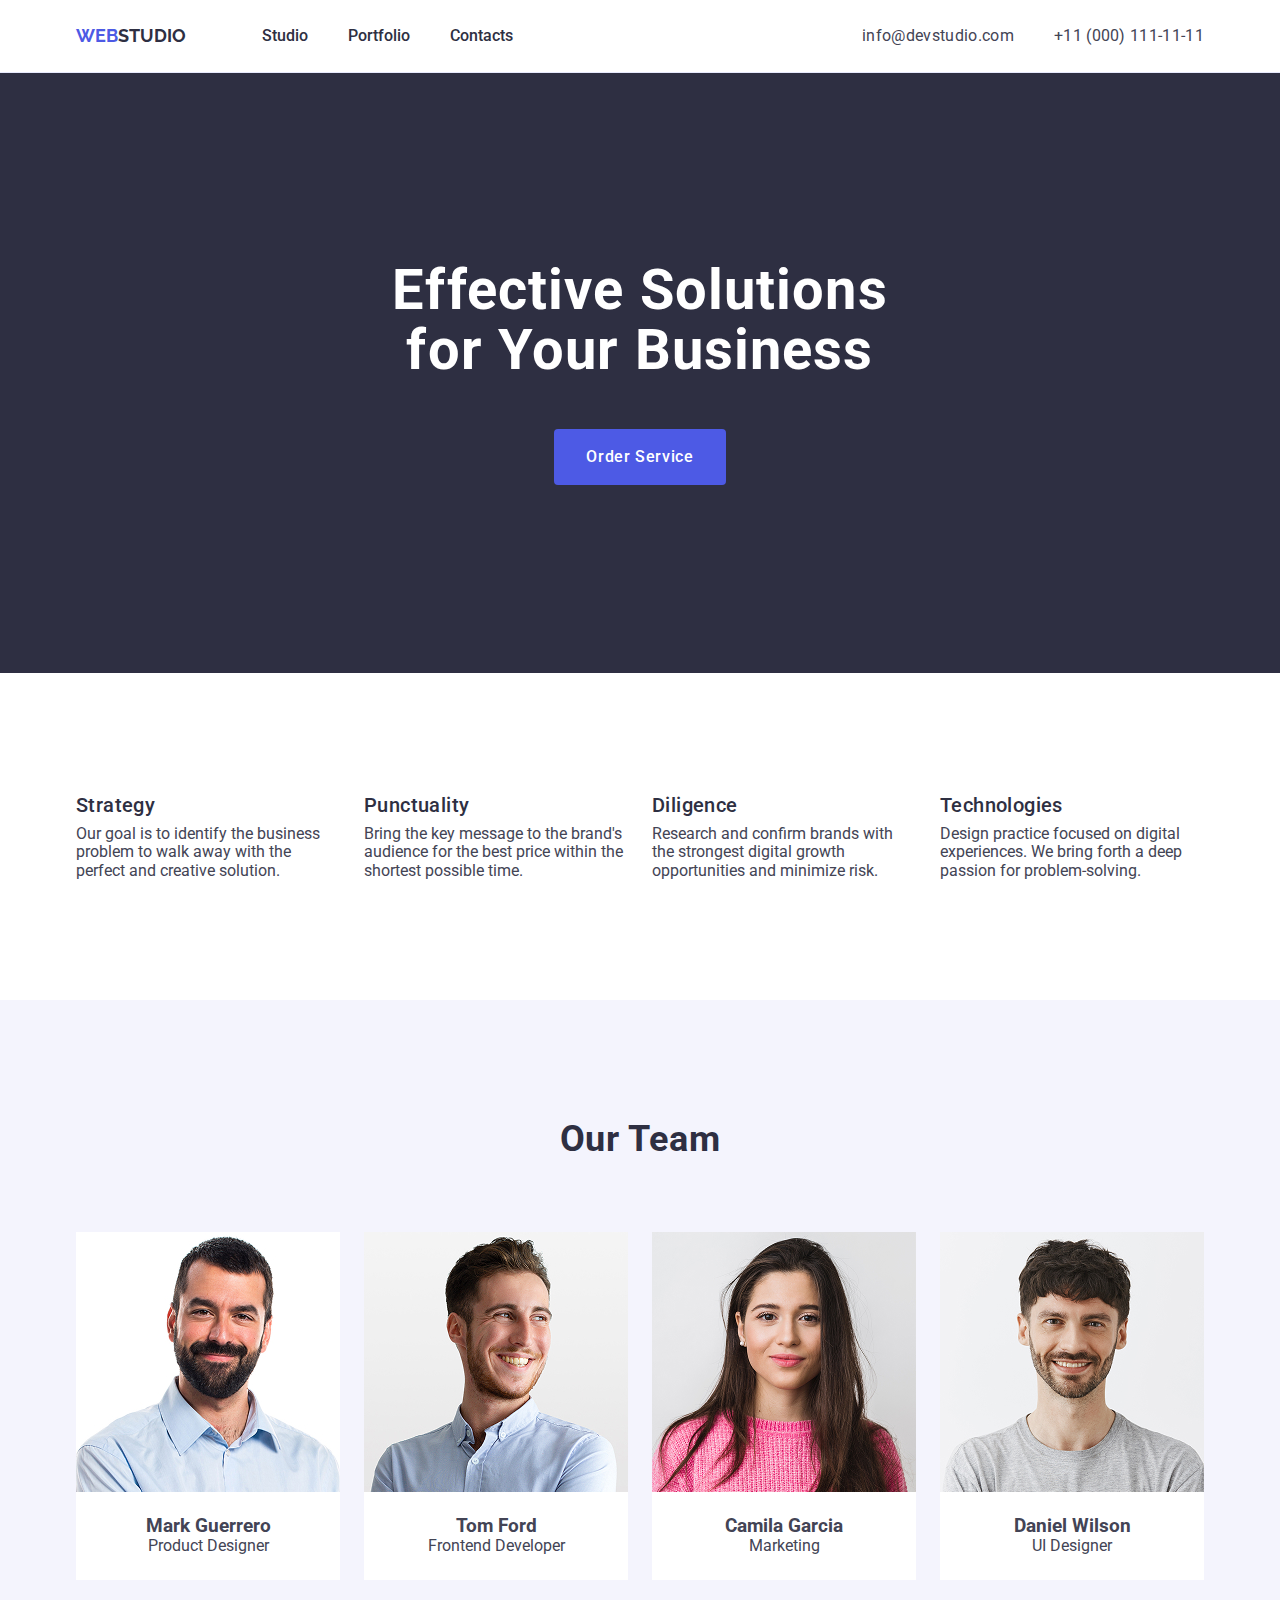
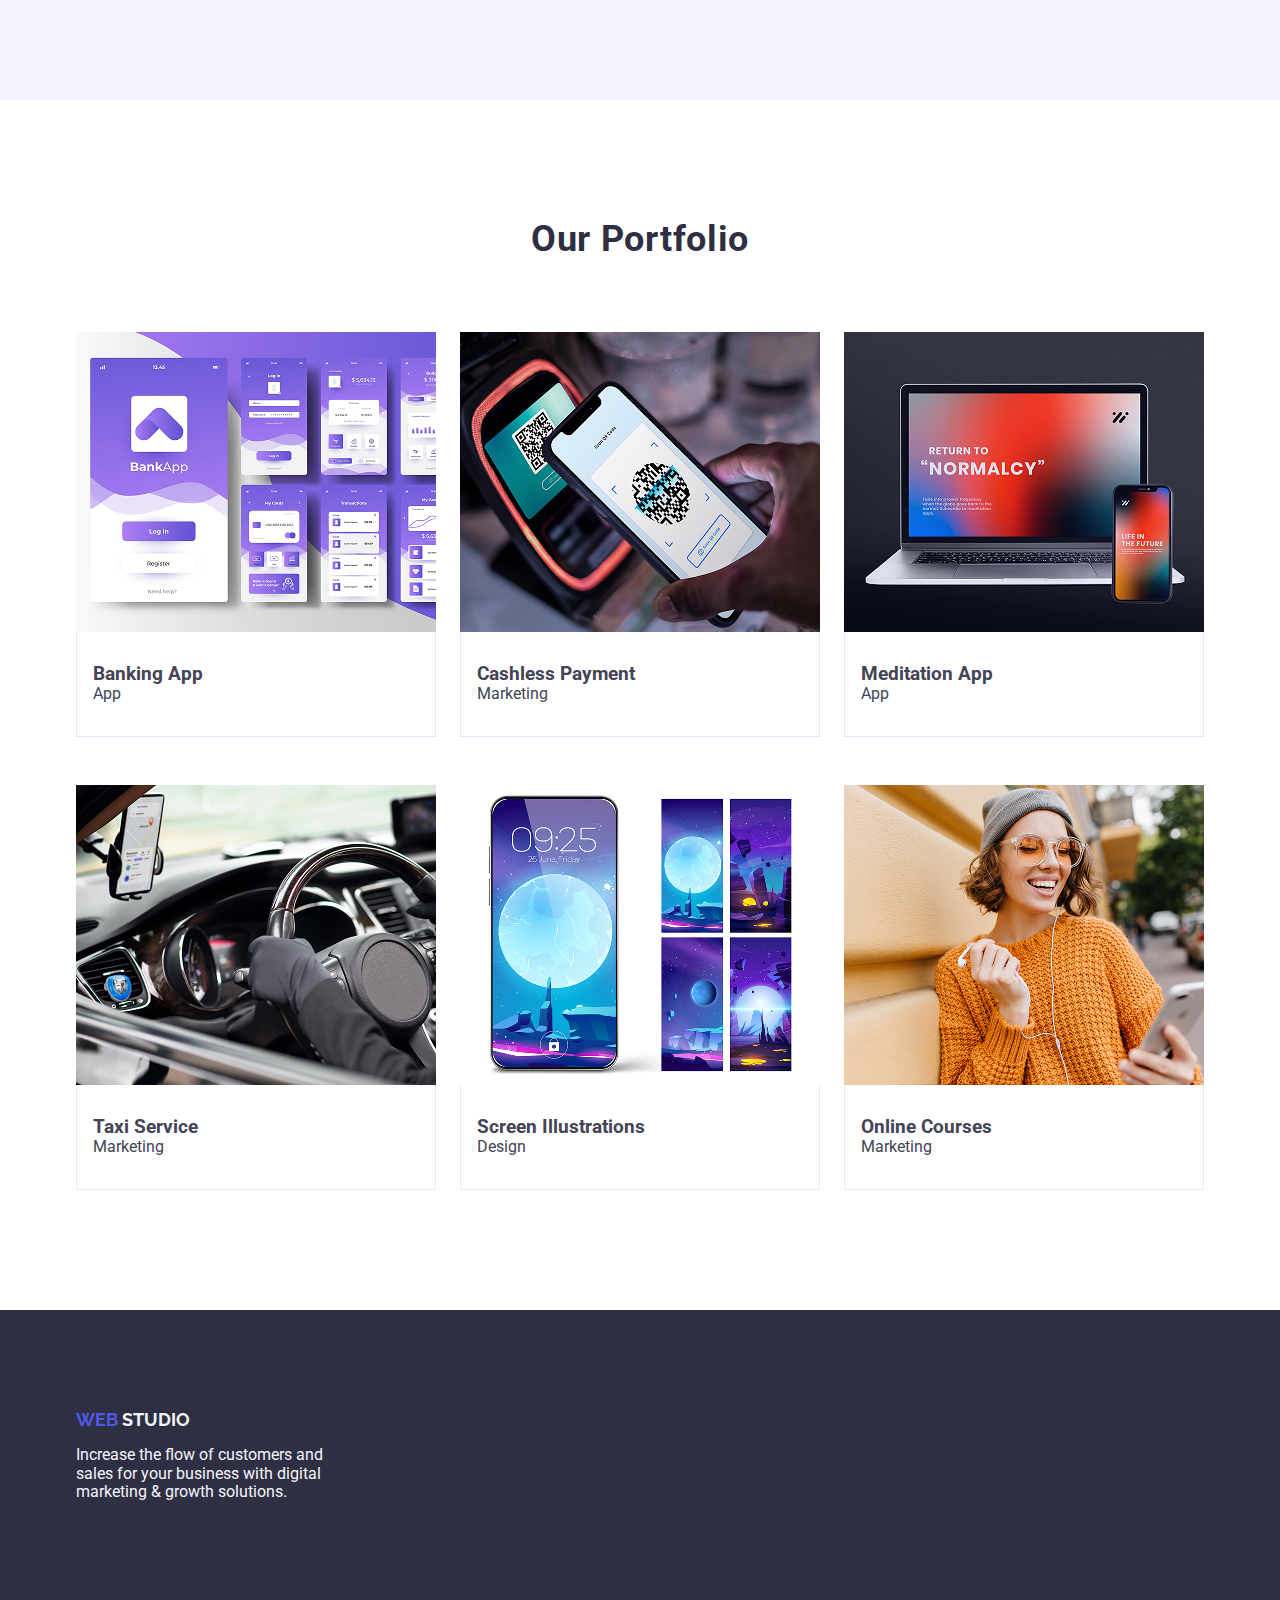
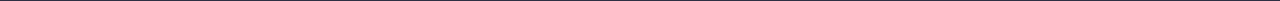
<file: index.html>
<!doctype html>
<html lang="en">
<head>
  <meta charset="UTF-8" />
  <title>WebStudio</title>

  <link rel="stylesheet"
        href="https://cdnjs.cloudflare.com/ajax/libs/modern-normalize/3.0.1/modern-normalize.min.css"/>

  <link rel="preconnect" href="https://fonts.googleapis.com"/>
  <link rel="preconnect" href="https://fonts.gstatic.com" crossorigin/>
  <link href="https://fonts.googleapis.com/css2?family=Raleway:wght@700&family=Roboto:wght@400;500;700&display=swap"
        rel="stylesheet"/>

  <link rel="stylesheet" href="./css/styles.css"/>
</head>

<body>

<!-- HEADER -->
<header class="header">
  <div class="container header-container">
    <nav class="nav">
      <a href="./index.html" class="logo">
        <span class="logo-web">Web</span><span class="logo-studio">Studio</span>
      </a>

      <ul class="nav-list">
        <li><a href="./index.html" class="nav-link">Studio</a></li>
        <li><a href="#portfolio" class="nav-link">Portfolio</a></li>
        <li><a href="#contacts" class="nav-link">Contacts</a></li>
      </ul>
    </nav>

    <address class="contacts" id="contacts">
      <ul class="contacts-list">
        <li><a href="mailto:info@devstudio.com">info@devstudio.com</a></li>
        <li><a href="tel:+110001111111">+11 (000) 111-11-11</a></li>
      </ul>
    </address>
  </div>
</header>

<main>

<!-- HERO -->
<section class="hero">
  <div class="container hero-container">
    <h1 class="hero-title">Effective Solutions for Your Business</h1>
    <button type="button" class="hero-button">Order Service</button>
  </div>
</section>

<!-- FEATURES -->
<section class="section">
  <div class="container">
    <h2 class="visually-hidden">Our Features</h2>

    <ul class="features-list">
      <li class="feature-item">
        <h3 class="feature-title">Strategy</h3>
        <p class="feature-text">
          Our goal is to identify the business problem to walk away with the perfect and creative solution.
        </p>
      </li>

      <li class="feature-item">
        <h3 class="feature-title">Punctuality</h3>
        <p class="feature-text">
          Bring the key message to the brand's audience for the best price within the shortest possible time.
        </p>
      </li>

      <li class="feature-item">
        <h3 class="feature-title">Diligence</h3>
        <p class="feature-text">
          Research and confirm brands with the strongest digital growth opportunities and minimize risk.
        </p>
      </li>

      <li class="feature-item">
        <h3 class="feature-title">Technologies</h3>
        <p class="feature-text">
          Design practice focused on digital experiences. We bring forth a deep passion for problem-solving.
        </p>
      </li>
    </ul>
  </div>
</section>

<!-- TEAM -->
<section class="section team">
  <div class="container">
    <h2 class="section-title">Our Team</h2>

    <ul class="team-list">
      <li class="team-card">
        <img src="./images/mark-guerrero.jpg" alt="Mark Guerrero" width="264" height="260"/>
        <div class="team-content">
          <h3 class="team-name">Mark Guerrero</h3>
          <p class="team-role">Product Designer</p>
        </div>
      </li>

      <li class="team-card">
        <img src="./images/tom-ford.jpg" alt="Tom Ford" width="264" height="260"/>
        <div class="team-content">
          <h3 class="team-name">Tom Ford</h3>
          <p class="team-role">Frontend Developer</p>
        </div>
      </li>

      <li class="team-card">
        <img src="./images/camila-gaecia.jpg" alt="Camila Garcia" width="264" height="260"/>
        <div class="team-content">
          <h3 class="team-name">Camila Garcia</h3>
          <p class="team-role">Marketing</p>
        </div>
      </li>

      <li class="team-card">
        <img src="./images/daniel-wilson.jpg" alt="Daniel Wilson" width="264" height="260"/>
        <div class="team-content">
          <h3 class="team-name">Daniel Wilson</h3>
          <p class="team-role">UI Designer</p>
        </div>
      </li>
    </ul>
  </div>
</section>

<!-- PORTFOLIO -->
<section class="section" id="portfolio">
  <div class="container">
    <h2 class="section-title">Our Portfolio</h2>

    <ul class="portfolio-list">
      <li class="portfolio-card">
        <img src="./images/banking-app.jpg" alt="Banking App" width="360" height="300"/>
        <div class="portfolio-content">
          <h3 class="portfolio-name">Banking App</h3>
          <p class="portfolio-category">App</p>
        </div>
      </li>

      <li class="portfolio-card">
        <img src="./images/cashless-payment.jpg" alt="Cashless Payment" width="360" height="300"/>
        <div class="portfolio-content">
          <h3 class="portfolio-name">Cashless Payment</h3>
          <p class="portfolio-category">Marketing</p>
        </div>
      </li>

      <li class="portfolio-card">
        <img src="./images/meditation-app.jpg" alt="Meditation App" width="360" height="300"/>
        <div class="portfolio-content">
          <h3 class="portfolio-name">Meditation App</h3>
          <p class="portfolio-category">App</p>
        </div>
      </li>

      <li class="portfolio-card">
        <img src="./images/taxi-service.jpg" alt="Taxi Service" width="360" height="300"/>
        <div class="portfolio-content">
          <h3 class="portfolio-name">Taxi Service</h3>
          <p class="portfolio-category">Marketing</p>
        </div>
      </li>

      <li class="portfolio-card">
        <img src="./images/screen-illustration.jpg" alt="Screen Illustration" width="360" height="300"/>
        <div class="portfolio-content">
          <h3 class="portfolio-name">Screen Illustrations</h3>
          <p class="portfolio-category">Design</p>
        </div>
      </li>

      <li class="portfolio-card">
        <img src="./images/online-courses.jpg" alt="Online Courses" width="360" height="300"/>
        <div class="portfolio-content">
          <h3 class="portfolio-name">Online Courses</h3>
          <p class="portfolio-category">Marketing</p>
        </div>
      </li>
    </ul>
  </div>
</section>

</main>

<!-- FOOTER -->
<footer class="footer">
  <div class="container">
    <a href="./index.html" class="logo footer-logo">
      <span class="logo-web">Web</span>
      <span class="logo-studio footer-studio">Studio</span>
    </a>
    <p class="footer-text">
      Increase the flow of customers and sales for your business with digital marketing & growth solutions.
    </p>
  </div>
</footer>

</body>
</html>
</file>
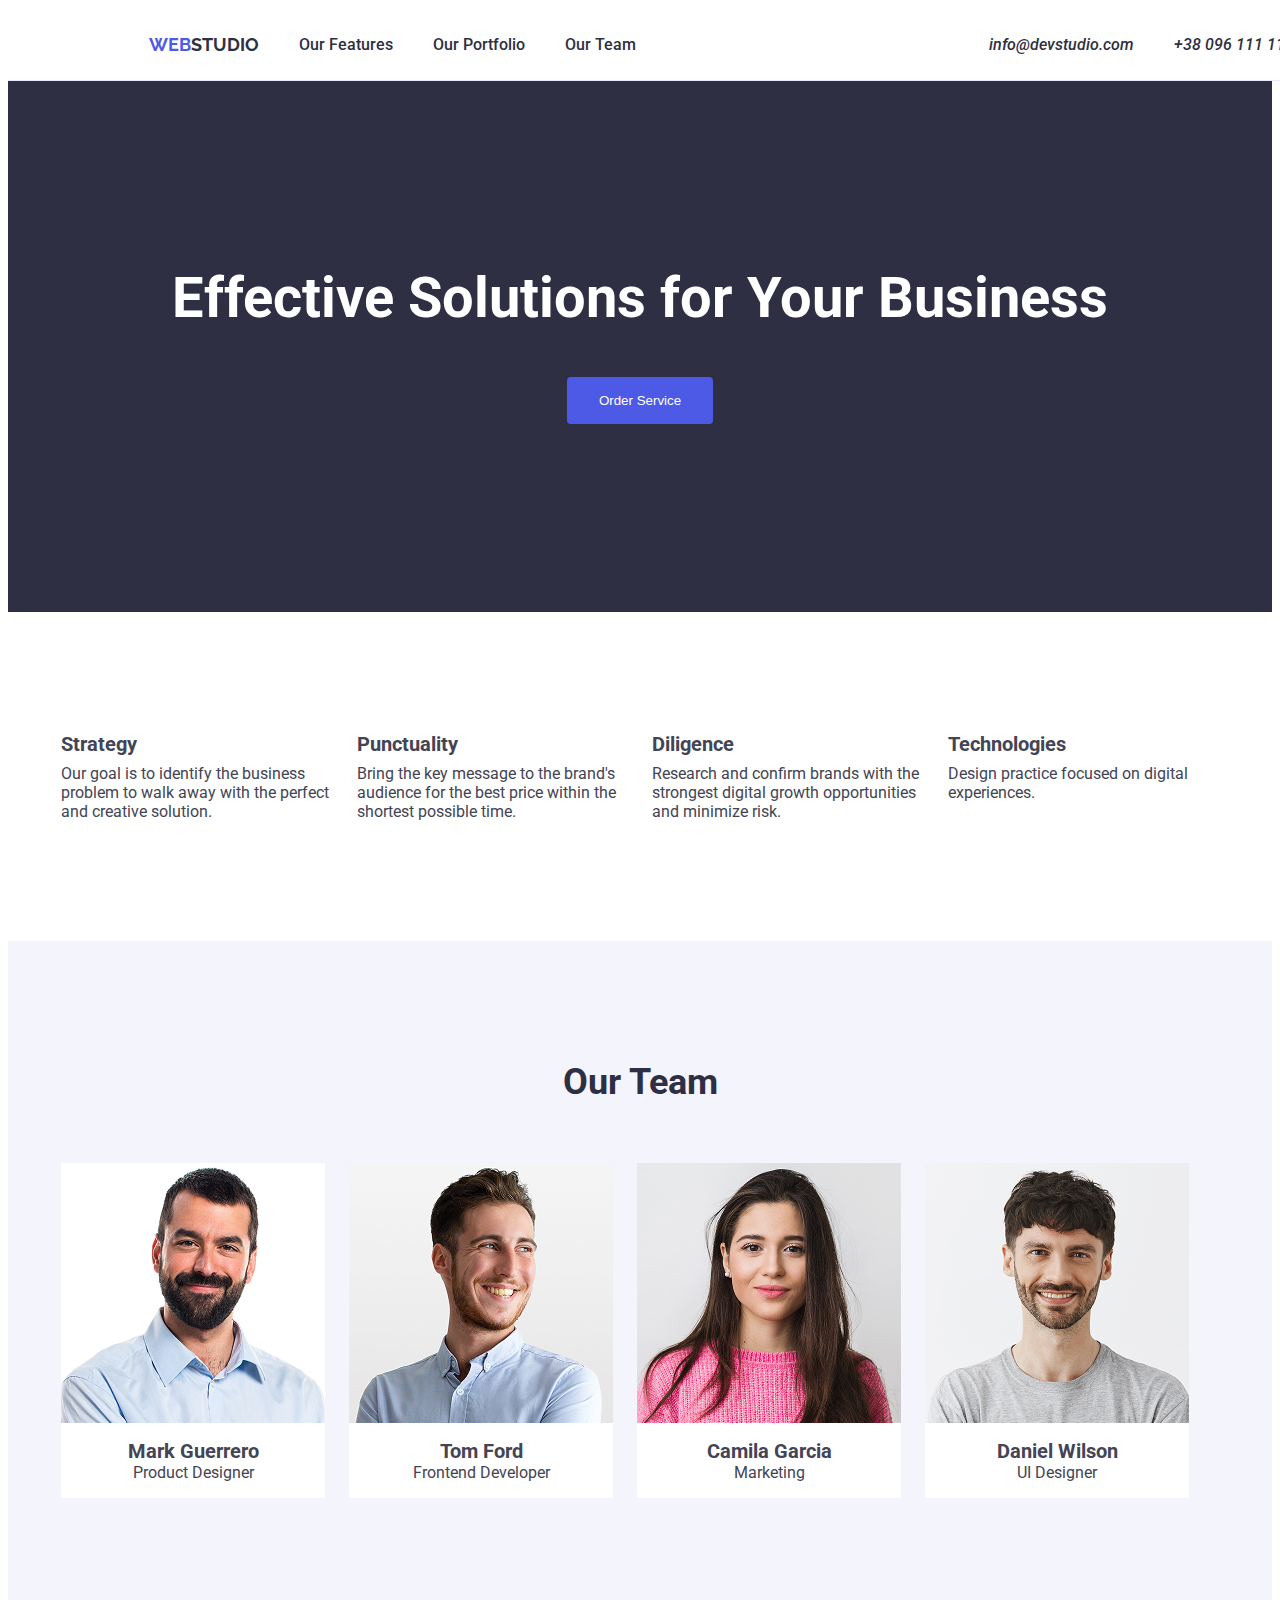
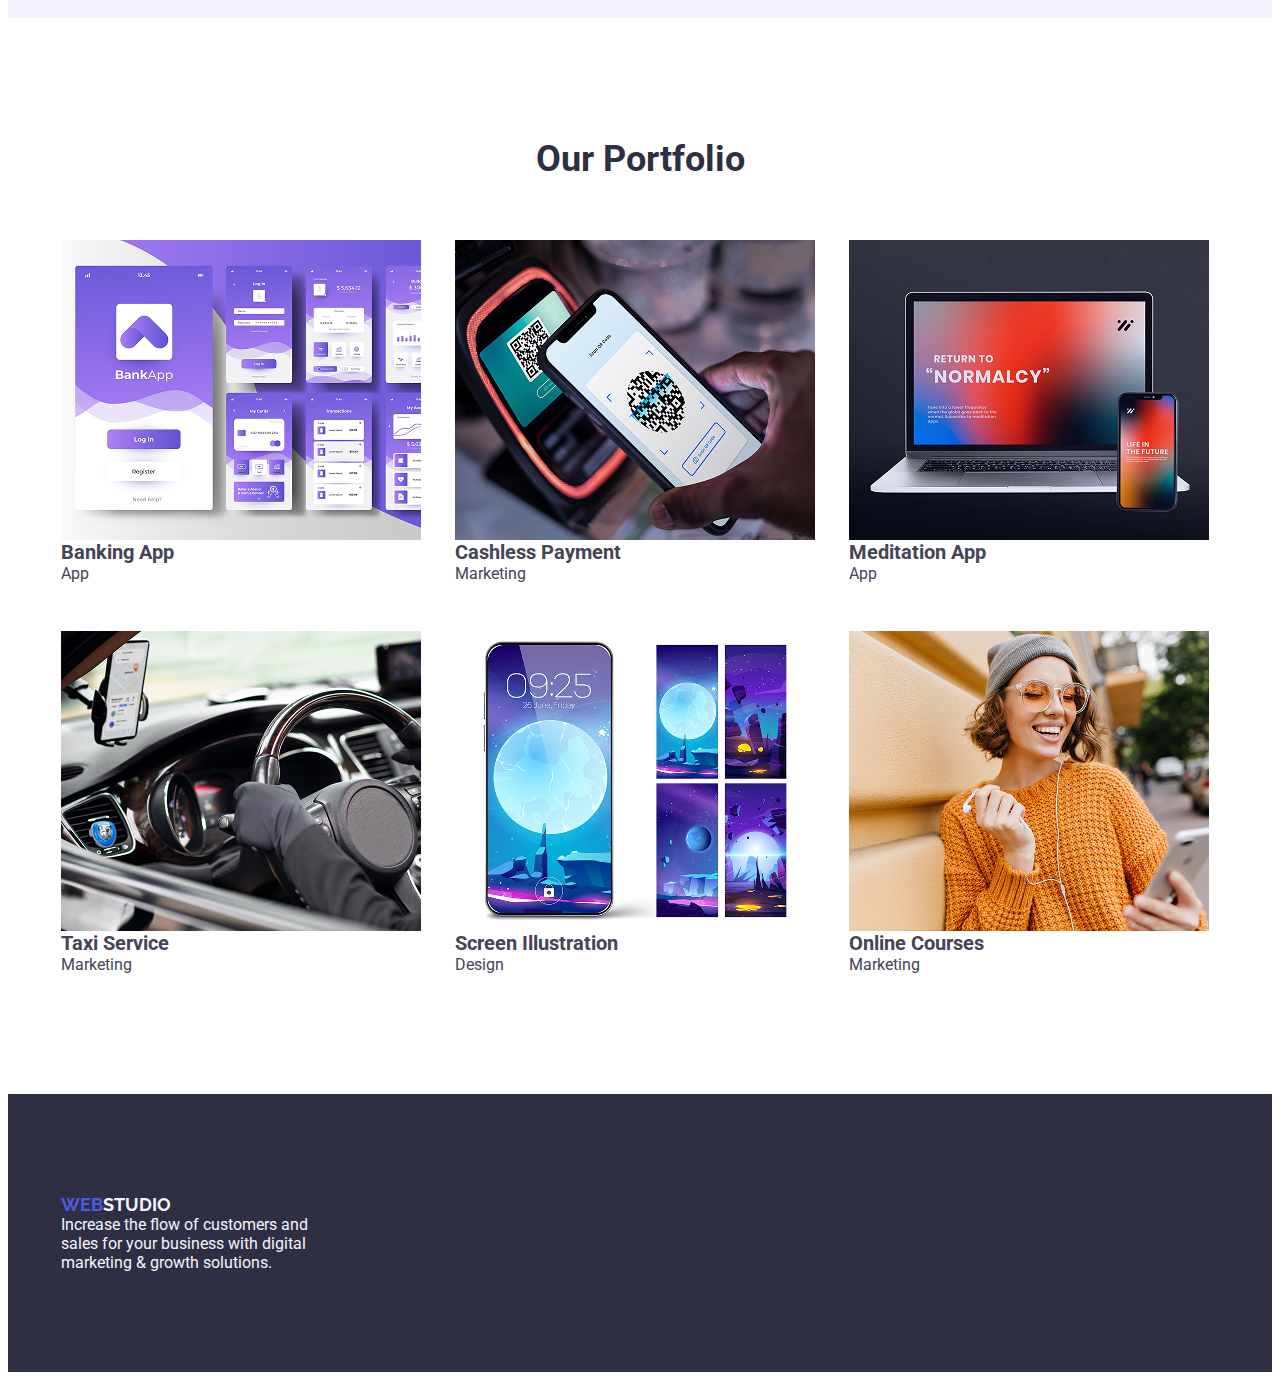
<file: project/index.html>
<!doctype html>
<html lang="en">
  <head>
    <meta charset="UTF-8" />
    <title>WebStudio</title>

    <!-- Modern Normalize -->
    <link
      rel="stylesheet"
      href="https://cdnjs.cloudflare.com/ajax/libs/modern-normalize/3.0.1/modern-normalize.min.css"
      integrity="sha512-q6WgHqiHlKyOqslT/lgBgodhd03Wp4BEqKeW6nNtlOY4quzyG3VoQKFrieaCeSnuVseNKRGpGeDU3qPmabCANg=="
      crossorigin="anonymous"
      referrerpolicy="no-referrer"
    />

    <!-- Google Fonts -->
    <link rel="preconnect" href="https://fonts.googleapis.com" />
    <link rel="preconnect" href="https://fonts.gstatic.com" crossorigin />
    <link
      href="https://fonts.googleapis.com/css2?family=Raleway:wght@700&family=Roboto:wght@400;500;700&display=swap"
      rel="stylesheet"
    />

    <!-- My styles -->
    <link rel="stylesheet" href="./styles/styles.css" />
  </head>

  <body class="body">
    <!-- HEADER -->
    <header class="header">
      <div class="container header-container">
        <nav class="nav">
          <a href="./index.html" class="logo">
            <span class="logo-web">Web</span
            ><span class="logo-studio">Studio</span>
          </a>

          <ul class="nav-list">
            <li><a href="#features" class="nav-link">Our Features</a></li>
            <li><a href="#portfolio" class="nav-link">Our Portfolio</a></li>
            <li><a href="#team" class="nav-link">Our Team</a></li>
          </ul>
        </nav>

        <address class="contacts">
          <ul class="contacts-list">
            <li><a href="mailto:info@devstudio.com">info@devstudio.com</a></li>
            <li><a href="tel:+380961111111">+38 096 111 11 11</a></li>
          </ul>
        </address>
      </div>
    </header>

    <main>
      <!-- HERO -->
      <section class="hero">
        <div class="container hero-content">
          <h1 class="hero-title">Effective Solutions for Your Business</h1>
          <button type="button" class="hero-button">Order Service</button>
        </div>
      </section>

      <!-- FEATURES -->
      <section class="section" id="features">
        <div class="container">
          <h2 class="visually-hidden">Our Features</h2>

          <ul class="features-list">
            <li class="feature">
              <h3 class="feature-title">Strategy</h3>
              <p class="feature-text">
                Our goal is to identify the business problem to walk away with
                the perfect and creative solution.
              </p>
            </li>

            <li class="feature">
              <h3 class="feature-title">Punctuality</h3>
              <p class="feature-text">
                Bring the key message to the brand's audience for the best price
                within the shortest possible time.
              </p>
            </li>

            <li class="feature">
              <h3 class="feature-title">Diligence</h3>
              <p class="feature-text">
                Research and confirm brands with the strongest digital growth
                opportunities and minimize risk.
              </p>
            </li>

            <li class="feature">
              <h3 class="feature-title">Technologies</h3>
              <p class="feature-text">
                Design practice focused on digital experiences.
              </p>
            </li>
          </ul>
        </div>
      </section>

      <!-- TEAM -->
      <section class="section team" id="team">
        <div class="team-title-container">
          <h2 class="team-title">Our Team</h2>
        </div>
        <div class="container">
          <ul class="team-list">
            <li class="team-member">
              <img
                src="./images/mark-guerrero.jpg"
                alt="Mark Guerrero"
                width="264"
              />
              <h3 class="team-name">Mark Guerrero</h3>
              <p class="team-role">Product Designer</p>
            </li>

            <li class="team-member">
              <img src="./images/tom-ford.jpg" alt="Tom Ford" width="264" />
              <h3 class="team-name">Tom Ford</h3>
              <p class="team-role">Frontend Developer</p>
            </li>

            <li class="team-member">
              <img
                src="./images/camila-gaecia.jpg"
                alt="Camila Garcia"
                width="264"
              />
              <h3 class="team-name">Camila Garcia</h3>
              <p class="team-role">Marketing</p>
            </li>

            <li class="team-member">
              <img
                src="./images/daniel-wilson.jpg"
                alt="Daniel Wilson"
                width="264"
              />
              <h3 class="team-name">Daniel Wilson</h3>
              <p class="team-role">UI Designer</p>
            </li>
          </ul>
        </div>
      </section>

      <!-- PORTFOLIO -->
      <section class="portfolio section" id="portfolio">
        <div class="portfolio-title-container">
          <h2 class="portfolio-title">Our Portfolio</h2>
        </div>
        <div class="container">
          <ul class="portfolio-list">
            <li class="portfolio-item">
              <img
                src="./images/banking-app.jpg"
                alt="Banking App"
                width="360"
              />
              <h3 class="portfolio-name">Banking App</h3>
              <p class="portfolio-category">App</p>
            </li>

            <li class="portfolio-item">
              <img
                src="./images/cashless-payment.jpg"
                alt="Cashless Payment"
                width="360"
              />
              <h3 class="portfolio-name">Cashless Payment</h3>
              <p class="portfolio-category">Marketing</p>
            </li>

            <li class="portfolio-item">
              <img
                src="./images/meditation-app.jpg"
                alt="Meditation App"
                width="360"
              />
              <h3 class="portfolio-name">Meditation App</h3>
              <p class="portfolio-category">App</p>
            </li>

            <li class="portfolio-item">
              <img
                src="./images/taxi-service.jpg"
                alt="Taxi Service"
                width="360"
              />
              <h3 class="portfolio-name">Taxi Service</h3>
              <p class="portfolio-category">Marketing</p>
            </li>

            <li class="portfolio-item">
              <img
                src="./images/screen-illustration.jpg"
                alt="Screen Illustration"
                width="360"
              />
              <h3 class="portfolio-name">Screen Illustration</h3>
              <p class="portfolio-category">Design</p>
            </li>

            <li class="portfolio-item">
              <img
                src="./images/online-courses.jpg"
                alt="Online Courses"
                width="360"
              />
              <h3 class="portfolio-name">Online Courses</h3>
              <p class="portfolio-category">Marketing</p>
            </li>
          </ul>
        </div>
      </section>
    </main>

    <!-- FOOTER -->
    <footer class="footer">
      <div class="container">
        <a href="./index.html" class="logo footer-logo">
          <span class="logo-web">Web</span
          ><span class="logo-studio">Studio</span>
        </a>
        <p class="footer-text">
          Increase the flow of customers and sales for your business with
          digital marketing & growth solutions.
        </p>
      </div>
    </footer>
  </body>
</html>
</file>
<file: css/styles.css>
/* RESET */
*,
*::before,
*::after {
  box-sizing: border-box;
}

body {
  margin: 0;
  font-family: "Roboto", sans-serif;
  color: #434455;
  background-color: #ffffff;
}

h1, h2, h3, p {
  margin: 0;
}

ul {
  list-style: none;
  padding: 0;
  margin: 0;
}

img {
  display: block;
  width: 100%;
  height: auto;
}

/* container */

.container {
  max-width: 1158px;
  padding: 0 15px;
  margin: 0 auto;
}

/* SECTION */

.section {
  padding: 120px 0;
}

.section-title {
  margin-bottom: 72px;
  text-align: center;
  font-size: 36px;
  line-height: 1.11;
  letter-spacing: 0.02em;
  font-weight: 700;
  color: #2e2f42;
}

/* HEADER */

.header {
  border-bottom: 1px solid #e7e9fc;
}

.header-container {
  display: flex;
  align-items: center;
  justify-content: space-between;
  height: 72px;
}

.nav {
  display: flex;
  align-items: center;
}

.nav-list {
  display: flex;
  gap: 40px;
  margin-left: 76px;
}

.nav-link {
  display: block;
  padding: 24px 0;
  font-weight: 500;
  text-decoration: none;
  color: #2e2f42;
}

.nav-link:hover,
.nav-link:focus {
  color: #404bbf;
}

.contacts {
  font-style: normal;
}

.contacts-list {
  display: flex;
  gap: 40px;
}

.contacts a {
  text-decoration: none;
  color: #434455;
  line-height: 1.5;
  letter-spacing: 0.02em;
}

.contacts a:hover,
.contacts a:focus {
  color: #404bbf;
}

/* LOGO */

.logo {
  font-family: "Raleway", sans-serif;
  font-weight: 700;
  font-size: 18px;
  text-transform: uppercase;
  text-decoration: none;
}

.logo-web {
  color: #4d5ae5;
}

.logo-studio {
  color: #2e2f42;
}

/* HERO */

.hero {
  background-color: #2e2f42;
  padding: 188px 0;
  text-align: center;
}

.hero-title {
  max-width: 496px;
  margin: 0 auto 48px;
  font-size: 56px;
  line-height: 1.07;
  letter-spacing: 0.02em;
  color: #ffffff;
}

.hero-button {
  padding: 16px 32px;
  border-radius: 4px;
  border: none;
  background-color: #4d5ae5;
  color: #ffffff;
  font-weight: 500;
  line-height: 1.5;
  letter-spacing: 0.04em;
  cursor: pointer;
}

.hero-button:hover,
.hero-button:focus {
  background-color: #404bbf;
}

/* FEATURES */

.features-list {
  display: flex;
  gap: 24px;
}

.feature-item {
  width: calc((100% - 72px) / 4);
}

.feature-title {
  margin-bottom: 8px;
  font-size: 20px;
  line-height: 1.2;
  letter-spacing: 0.02em;
  font-weight: 500;
  color: #2e2f42;
}

/* TEAM */

.team {
  background-color: #f4f4fd;
}

.team-list {
  display: flex;
  gap: 24px;
}

.team-card {
  width: calc((100% - 72px) / 4);
  background-color: #ffffff;
}

.team-content {
  padding: 24px 16px;
  text-align: center;
  border-radius: 0 0 4px 4px;
}

/* PORTFOLIO */

.portfolio-list {
  display: flex;
  flex-wrap: wrap;
  gap: 48px 24px;
}

.portfolio-card {
  width: calc((100% - 48px) / 3);
}

.portfolio-content {
  padding: 32px 16px;
  border: 1px solid #e7e9fc;
  border-top: none;
}

/* FOOTER */

.footer {
  background-color: #2e2f42;
  padding: 100px 0;
}

.footer-text {
  max-width: 264px;
  color: #f4f4fd;
  margin-top: 16px ;
}

.footer-studio {
  color: #f4f4fd;
}

/* VISUALLY HIDDEN */

.visually-hidden {
  position: absolute;
  width: 1px;
  height: 1px;
  margin: -1px;
  padding: 0;
  border: 0;
  overflow: hidden;
  white-space: nowrap;
  clip-path: inset(100%);
}
</file>
<file: project/styles/styles.css>
/* RESET */
ul {
    list-style: none;
    margin: 0;
    padding: 0;
}

h1,
h2,
h3,
p {
    margin: 0;
}

img {
    display: block;
}

/* BASE */
.body {
    font-family: "Roboto", sans-serif;
    color: #434455;
    background-color: #ffffff;
}

.container {
    max-width: 1158px;
    padding: 0 15px;
    margin: 0 auto;
}

.section {
    padding: 120px 0;
}

/* HEADER */
.header {
    background-color: #ffffff;
    min-height: 72px;
    min-width: 1440px;
    border-bottom: 1px solid #e7e9fc;
}

.header-container {
    display: flex;
    align-items: center;
    justify-content: space-between;
    height: 72px;
}

.nav {
    display: flex;
    align-items: center;
    gap: 40px;
}

.nav-list {
    display: flex;
    gap: 40px;
}

.nav-link {
    text-decoration: none;
    font-weight: 500;
    color: #2e2f42;
}

.nav-link:hover {
    color: #404bbf;
}

.contacts-list {
    display: flex;
    gap: 40px;
}

.contacts a {
    color: #2e2f42;
    text-decoration: none;
    font-weight: 500;
    transition: color 250ms cubic-bezier(0.4, 0, 0.2, 1);
}

.contacts a:hover,
.contacts a:focus {
    color: #404bbf;
}

/* LOGO */
.logo {
    font-family: "Raleway", sans-serif;
    font-weight: 700;
    font-size: 18px;
    text-transform: uppercase;
    text-decoration: none;
}

.logo-web {
    color: #4d5ae5;
}

.logo-studio {
    color: #2e2f42;
}

/* HERO */
.hero {
    background-color: #2e2f42;
    padding: 188px 0;
}

.hero-content {
    text-align: center;
}

.hero-title {
    color: #ffffff;
    font-size: 56px;
    line-height: 1.07;
    margin-bottom: 48px;
}

.hero-button {
    background-color: #4d5ae5;
    color: #ffffff;
    border: none;
    padding: 16px 32px;
    border-radius: 4px;
    cursor: pointer;
}

/* FEATURES */
.features-list {
    display: flex;
    gap: 24px;
}

.feature {
    width: calc((100% - 72px) / 4);
}

.feature-title {
    font-size: 20px;
    margin-bottom: 8px;
}

/* TEAM */
.team-title-container {
    text-align: center;
    margin-bottom: 60px;
}

.team-title {
    font-size: 36px;
    font-weight: 700;
    color: #2e2f42;
}

.team {
    background-color: #f4f4fd;
}
.team-list {
    display: flex;
    gap: 24px;
}

.team-member {
    background-color: #ffffff;
    text-align: center;
}

.team-name {
    font-size: 20px;
    margin-top: 16px;
}

.team-role {
    margin-bottom: 16px;
}

/* PORTFOLIO */
.portfolio-title-container {
    text-align: center;
    margin-bottom: 60px;
}

.portfolio-title {
    font-size: 36px;
    font-weight: 700;
    color: #2e2f42;
}
.portfolio-list {
    display: flex;
    flex-wrap: wrap;
    gap: 48px 24px;
}

.portfolio-item {
    width: calc((100% - 48px) / 3);
}

.portfolio-name {
    font-size: 20px;
}

/* FOOTER */
.footer {
    background-color: #2e2f42;
    padding: 100px 0;
}

.footer-text {
    color: #f4f4fd;
    max-width: 264px;
}

.footer .logo-studio {
    color: #f4f4fd;
}

/* VISUALLY HIDDEN */
.visually-hidden {
    position: absolute;
    width: 1px;
    height: 1px;
    margin: -1px;
    overflow: hidden;
    clip: rect(0 0 0 0);
}
</file>
